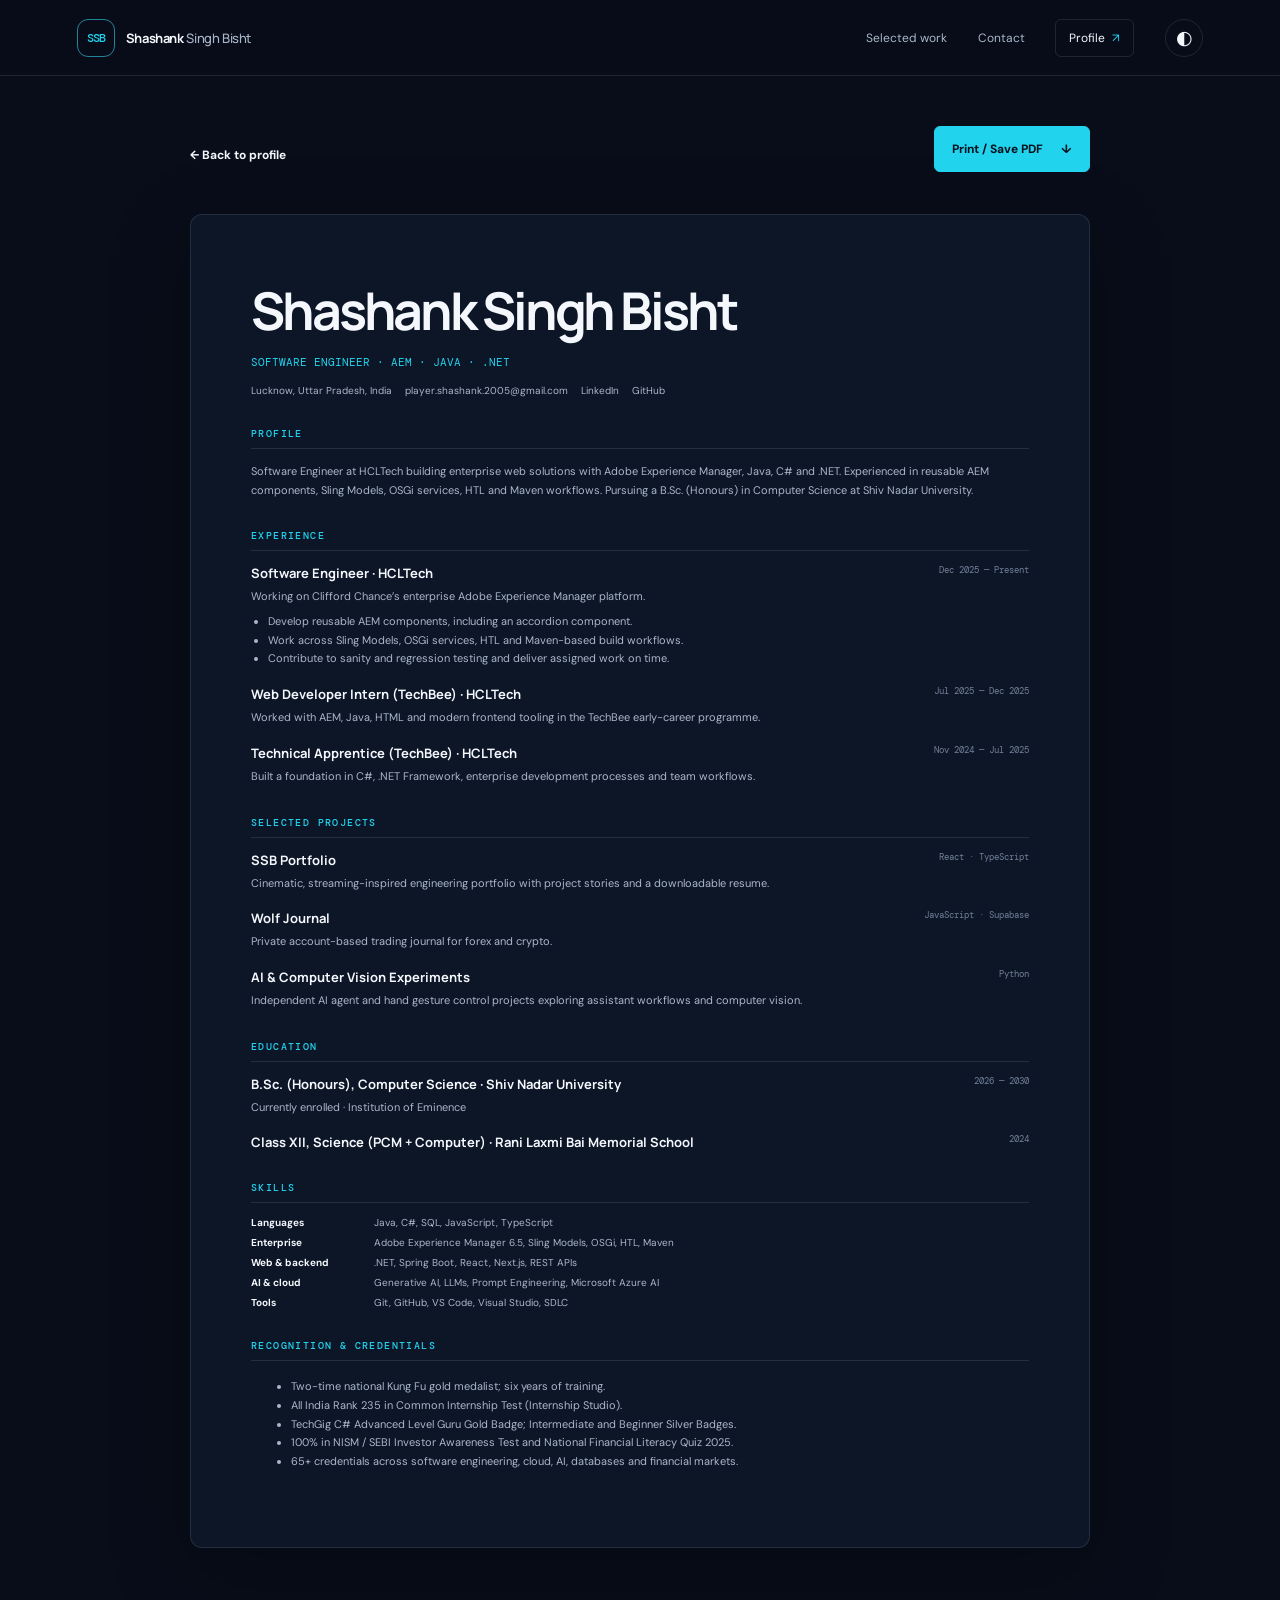
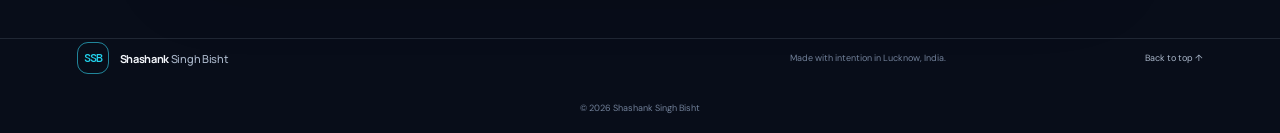
<file: site/resume.html>
<!doctype html>
<html lang="en" data-theme="dark">
  <head>
    <meta charset="utf-8">
    <meta name="viewport" content="width=device-width, initial-scale=1">
    <meta name="theme-color" content="#080d19">
    <meta name="description" content="Resume of Shashank Singh Bisht, Software Engineer at HCLTech.">
    <title>Resume | Shashank Singh Bisht</title>
    <link rel="icon" href="favicon.svg" type="image/svg+xml">
    <link rel="stylesheet" href="assets/css/site.css">
    <script src="assets/js/site.js" defer></script>
  </head>
  <body class="resume-page">
    <a class="skip-link" href="#resume">Skip to resume</a>
    <div class="reading-progress" aria-hidden="true"><span id="reading-progress"></span></div>
    <header class="site-header">
      <a class="brand" href="./" aria-label="Back to Shashank's profile">
        <span class="brand__mark">SSB</span><span class="brand__name">Shashank <span>Singh Bisht</span></span>
      </a>
      <button class="menu-toggle" id="menu-toggle" type="button" aria-expanded="false" aria-controls="site-nav" aria-label="Open navigation">
        <span></span><span></span>
      </button>
      <nav class="site-nav" id="site-nav" aria-label="Resume navigation">
        <a href="./#work">Selected work</a>
        <a href="./#contact">Contact</a>
        <a class="nav-resume" href="./">Profile <span aria-hidden="true">↗</span></a>
        <button class="theme-toggle" id="theme-toggle" type="button" aria-label="Switch to light theme" aria-pressed="false"><span aria-hidden="true">◐</span></button>
      </nav>
    </header>
    <main id="resume" class="resume-wrap">
      <div class="resume-actions">
        <a class="text-link" href="./">← Back to profile</a>
        <button class="button button--primary" type="button" onclick="window.print()">Print / Save PDF <span aria-hidden="true">↓</span></button>
      </div>
      <article class="resume-sheet">
        <header>
          <h1>Shashank Singh Bisht</h1>
          <p class="resume-sheet__role">SOFTWARE ENGINEER · AEM · JAVA · .NET</p>
          <div class="resume-sheet__links">
            <span>Lucknow, Uttar Pradesh, India</span>
            <a href="mailto:player.shashank.2005@gmail.com">player.shashank.2005@gmail.com</a>
            <a href="https://www.linkedin.com/in/shashank-singh-bisht/">LinkedIn</a>
            <a href="https://github.com/ShashankCodeX">GitHub</a>
          </div>
        </header>
        <section class="resume-sheet__section">
          <h2>Profile</h2>
          <p>Software Engineer at HCLTech building enterprise web solutions with Adobe Experience Manager, Java, C# and .NET. Experienced in reusable AEM components, Sling Models, OSGi services, HTL and Maven workflows. Pursuing a B.Sc. (Honours) in Computer Science at Shiv Nadar University.</p>
        </section>
        <section class="resume-sheet__section">
          <h2>Experience</h2>
          <div class="resume-entry">
            <h3>Software Engineer · HCLTech <span>Dec 2025 — Present</span></h3>
            <p>Working on Clifford Chance’s enterprise Adobe Experience Manager platform.</p>
            <ul><li>Develop reusable AEM components, including an accordion component.</li><li>Work across Sling Models, OSGi services, HTL and Maven-based build workflows.</li><li>Contribute to sanity and regression testing and deliver assigned work on time.</li></ul>
          </div>
          <div class="resume-entry">
            <h3>Web Developer Intern (TechBee) · HCLTech <span>Jul 2025 — Dec 2025</span></h3>
            <p>Worked with AEM, Java, HTML and modern frontend tooling in the TechBee early-career programme.</p>
          </div>
          <div class="resume-entry">
            <h3>Technical Apprentice (TechBee) · HCLTech <span>Nov 2024 — Jul 2025</span></h3>
            <p>Built a foundation in C#, .NET Framework, enterprise development processes and team workflows.</p>
          </div>
        </section>
        <section class="resume-sheet__section">
          <h2>Selected Projects</h2>
          <div class="resume-entry"><h3>SSB Portfolio <span>React · TypeScript</span></h3><p>Cinematic, streaming-inspired engineering portfolio with project stories and a downloadable resume.</p></div>
          <div class="resume-entry"><h3>Wolf Journal <span>JavaScript · Supabase</span></h3><p>Private account-based trading journal for forex and crypto.</p></div>
          <div class="resume-entry"><h3>AI &amp; Computer Vision Experiments <span>Python</span></h3><p>Independent AI agent and hand gesture control projects exploring assistant workflows and computer vision.</p></div>
        </section>
        <section class="resume-sheet__section">
          <h2>Education</h2>
          <div class="resume-entry"><h3>B.Sc. (Honours), Computer Science · Shiv Nadar University <span>2026 — 2030</span></h3><p>Currently enrolled · Institution of Eminence</p></div>
          <div class="resume-entry"><h3>Class XII, Science (PCM + Computer) · Rani Laxmi Bai Memorial School <span>2024</span></h3></div>
        </section>
        <section class="resume-sheet__section">
          <h2>Skills</h2>
          <div class="resume-skills">
            <strong>Languages</strong><span>Java, C#, SQL, JavaScript, TypeScript</span>
            <strong>Enterprise</strong><span>Adobe Experience Manager 6.5, Sling Models, OSGi, HTL, Maven</span>
            <strong>Web &amp; backend</strong><span>.NET, Spring Boot, React, Next.js, REST APIs</span>
            <strong>AI &amp; cloud</strong><span>Generative AI, LLMs, Prompt Engineering, Microsoft Azure AI</span>
            <strong>Tools</strong><span>Git, GitHub, VS Code, Visual Studio, SDLC</span>
          </div>
        </section>
        <section class="resume-sheet__section">
          <h2>Recognition &amp; credentials</h2>
          <ul><li>Two-time national Kung Fu gold medalist; six years of training.</li><li>All India Rank 235 in Common Internship Test (Internship Studio).</li><li>TechGig C# Advanced Level Guru Gold Badge; Intermediate and Beginner Silver Badges.</li><li>100% in NISM / SEBI Investor Awareness Test and National Financial Literacy Quiz 2025.</li><li>65+ credentials across software engineering, cloud, AI, databases and financial markets.</li></ul>
        </section>
      </article>
    </main>
    <footer class="site-footer page-gutter">
      <a class="brand brand--footer" href="./"><span class="brand__mark">SSB</span><span class="brand__name">Shashank <span>Singh Bisht</span></span></a>
      <p>Made with intention in Lucknow, India.</p><a href="#resume" class="back-to-top">Back to top ↑</a>
      <small>© <span id="current-year">2026</span> Shashank Singh Bisht</small>
    </footer>
  </body>
</html>
</file>
<file: site/assets/css/site.css>
@import url("https://fonts.googleapis.com/css2?family=DM+Mono:wght@400;500&family=DM+Sans:wght@400;500;600;700&family=Manrope:wght@400;500;600;700;800&display=swap");

:root {
  color-scheme: dark;
  --bg: #080d19;
  --bg-soft: #0c1424;
  --bg-raised: #101a2c;
  --panel: #0d1627;
  --text: #f4f7fc;
  --text-soft: #aab7ca;
  --muted: #718099;
  --line: rgba(148, 163, 184, 0.17);
  --cyan: #22d3ee;
  --violet: #a78bfa;
  --green: #34d399;
  --amber: #fbbf24;
  --rose: #fb7185;
  --shadow: 0 24px 80px rgba(0, 0, 0, 0.25);
  --page-width: 1160px;
  --page-gutter: clamp(22px, 6vw, 92px);
  font-family: "DM Sans", sans-serif;
  background: var(--bg);
  color: var(--text);
  scroll-behavior: smooth;
  scroll-padding-top: 92px;
}

:root[data-theme="light"] {
  color-scheme: light;
  --bg: #f7f9fc;
  --bg-soft: #eef2f7;
  --bg-raised: #e6edf5;
  --panel: #fff;
  --text: #101729;
  --text-soft: #45536a;
  --muted: #69778c;
  --line: rgba(51, 65, 85, 0.17);
  --cyan: #078ba5;
  --violet: #7046c5;
  --green: #07865e;
  --amber: #ae6900;
  --rose: #be4059;
  --shadow: 0 24px 80px rgba(42, 54, 77, 0.12);
}

* { box-sizing: border-box; }
body { margin: 0; min-width: 0; background: var(--bg); color: var(--text); }
img { max-width: 100%; display: block; }
a { color: inherit; text-decoration: none; }
button { font: inherit; }
::selection { background: var(--cyan); color: #07111d; }

.page-gutter { padding-inline: max(var(--page-gutter), calc((100vw - var(--page-width)) / 2)); }
.skip-link { position: fixed; z-index: 100; top: 12px; left: 12px; padding: 12px 16px; transform: translateY(-160%); background: var(--cyan); color: #07111d; border-radius: 6px; }
.skip-link:focus { transform: translateY(0); }
.reading-progress { position: fixed; z-index: 60; inset: 0 0 auto; height: 2px; pointer-events: none; }
.reading-progress span { display: block; height: 100%; width: 0; background: linear-gradient(90deg, var(--cyan), var(--violet)); }

.site-header { position: sticky; z-index: 50; top: 0; display: flex; min-height: 76px; align-items: center; justify-content: space-between; padding-inline: var(--page-gutter); border-bottom: 1px solid var(--line); background: color-mix(in srgb, var(--bg) 88%, transparent); backdrop-filter: blur(18px); }
.brand { display: inline-flex; align-items: center; gap: 11px; }
.brand__mark { display: grid; width: 38px; height: 38px; place-items: center; border: 1px solid color-mix(in srgb, var(--cyan) 55%, var(--line)); border-radius: 11px; color: var(--cyan); font: 500 12px "DM Mono", monospace; letter-spacing: -.07em; }
.brand__name { font: 700 13px "Manrope", sans-serif; letter-spacing: -.03em; }
.brand__name span { color: var(--text-soft); font-weight: 500; }
.site-nav { display: flex; align-items: center; gap: clamp(14px, 2.4vw, 32px); color: var(--text-soft); font-size: 12px; }
.site-nav > a:not(.nav-resume) { transition: color .2s ease; }
.site-nav > a:hover { color: var(--text); }
.nav-resume { padding: 10px 13px; border: 1px solid var(--line); border-radius: 6px; color: var(--text); }
.nav-resume span { color: var(--cyan); margin-left: 4px; }
.theme-toggle, .menu-toggle { display: grid; width: 38px; height: 38px; place-items: center; border: 1px solid var(--line); border-radius: 50%; background: transparent; color: var(--text); cursor: pointer; }
.theme-toggle { font-size: 19px; }
.theme-toggle:hover { border-color: var(--cyan); color: var(--cyan); }
.menu-toggle { display: none; }
.menu-toggle span { width: 15px; height: 1px; background: currentColor; }

.hero { position: relative; display: grid; min-height: min(770px, calc(100svh - 76px)); grid-template-columns: 1.05fr .95fr; align-items: center; gap: 40px; padding-top: 48px; padding-bottom: 96px; overflow: hidden; }
.hero::before { position: absolute; z-index: -1; top: 6%; right: -15%; width: min(780px, 70vw); aspect-ratio: 1; border-radius: 50%; background: radial-gradient(circle, rgba(34, 211, 238, .12), rgba(124, 58, 237, .06) 38%, transparent 68%); content: ""; }
.hero__copy { position: relative; z-index: 1; max-width: 660px; }
.eyebrow, .section-kicker, .work-overline, .subsection-label { margin: 0; color: var(--cyan); font: 500 10px "DM Mono", monospace; letter-spacing: .17em; text-transform: uppercase; }
.status-dot { display: inline-block; width: 7px; height: 7px; margin-right: 8px; border-radius: 50%; background: var(--green); box-shadow: 0 0 12px color-mix(in srgb, var(--green) 75%, transparent); }
.eyebrow__divider { padding-inline: 7px; color: var(--muted); }
.hero h1 { margin: 28px 0 20px; font: 600 clamp(58px, 8.6vw, 112px)/.94 "Manrope", sans-serif; letter-spacing: -.085em; }
.hero h1 em, .section-heading h2 em, .featured-work h3 em, .contact-section h2 em { color: var(--cyan); font-style: normal; }
.hero__lede { max-width: 515px; margin: 0; color: var(--text-soft); font-size: clamp(15px, 1.4vw, 18px); line-height: 1.75; }
.hero__lede strong { color: var(--text); font-weight: 600; }
.hero__actions { display: flex; flex-wrap: wrap; gap: 12px; margin-top: 32px; }
.button { display: inline-flex; min-height: 46px; align-items: center; justify-content: center; gap: 18px; padding: 0 17px; border: 1px solid var(--line); border-radius: 6px; font-size: 12px; font-weight: 700; transition: transform .2s ease, border-color .2s ease, background .2s ease; }
.button:hover { transform: translateY(-2px); }
.button--primary { border-color: var(--cyan); background: var(--cyan); color: #07111d; }
.button--primary:hover { border-color: color-mix(in srgb, var(--cyan) 82%, white); background: color-mix(in srgb, var(--cyan) 82%, white); }
.button--quiet { color: var(--text); }
.button--quiet:hover { border-color: var(--violet); }
.hero__socials { display: flex; gap: 24px; margin-top: 32px; color: var(--muted); font: 10px "DM Mono", monospace; }
.hero__socials a:hover, .text-link:hover { color: var(--cyan); }
.hero__socials span { color: var(--cyan); }
.hero__visual { position: relative; display: grid; min-height: 480px; place-items: center; }
.hero__halo { position: absolute; width: min(450px, 42vw); aspect-ratio: 1; border: 1px solid color-mix(in srgb, var(--violet) 32%, transparent); border-radius: 50%; transform: rotate(-22deg) scaleY(.68); }
.hero__halo::before, .hero__halo::after { position: absolute; inset: 10%; border: 1px dashed color-mix(in srgb, var(--cyan) 20%, transparent); border-radius: inherit; content: ""; }
.hero__halo::after { inset: -8%; transform: rotate(42deg); }
.portrait-card { position: relative; width: min(330px, 70%); padding: 12px; border: 1px solid var(--line); border-radius: 18px; background: color-mix(in srgb, var(--bg-soft) 84%, transparent); box-shadow: var(--shadow); transform: rotate(2deg); }
.portrait-card__top, .portrait-card__bottom { display: flex; align-items: center; justify-content: space-between; padding: 6px 7px 11px; color: var(--muted); font: 9px "DM Mono", monospace; letter-spacing: .08em; }
.portrait-card img { width: 100%; aspect-ratio: 1 / 1.08; object-fit: cover; border-radius: 10px; background: #c2b8a8; }
.portrait-card__bottom { justify-content: flex-start; gap: 13px; padding: 13px 7px 5px; color: var(--text-soft); font: 10px/1.6 "DM Sans", sans-serif; letter-spacing: 0; }
.portrait-card__bottom b { color: var(--text); font-weight: 700; }
.portrait-card__initials { display: grid; width: 36px; height: 36px; place-items: center; border: 1px solid var(--line); border-radius: 50%; color: var(--cyan); font: 10px "DM Mono", monospace; }
.floating-note { position: absolute; display: flex; min-width: 170px; align-items: center; gap: 10px; padding: 12px 14px; border: 1px solid var(--line); border-radius: 9px; background: color-mix(in srgb, var(--bg-soft) 91%, transparent); box-shadow: var(--shadow); }
.floating-note--one { top: 17%; left: -2%; }
.floating-note--two { right: -5%; bottom: 18%; }
.floating-note b, .floating-note small { display: block; }
.floating-note b { font-size: 10px; }
.floating-note small { margin-top: 3px; color: var(--muted); font-size: 9px; }
.note-icon, .note-number { color: var(--amber); font: 600 21px "DM Mono", monospace; }
.note-number { color: var(--violet); }
.hero__index { position: absolute; right: 0; bottom: 15px; color: var(--muted); font: 9px "DM Mono", monospace; letter-spacing: .11em; }
.hero__scroll { position: absolute; bottom: 25px; left: var(--page-gutter); display: flex; align-items: center; gap: 12px; color: var(--muted); font: 9px "DM Mono", monospace; letter-spacing: .1em; text-transform: uppercase; }
.hero__scroll-line { width: 52px; height: 1px; background: linear-gradient(90deg, var(--cyan), transparent); }

.signal-strip { overflow: hidden; border-block: 1px solid var(--line); background: var(--bg-soft); }
.signal-strip__track { display: flex; width: max-content; align-items: center; gap: 27px; padding: 16px 0; color: var(--text-soft); font: 10px "DM Mono", monospace; letter-spacing: .12em; animation: signal-scroll 34s linear infinite; }
.signal-strip__track i { color: var(--cyan); font-style: normal; }
@keyframes signal-scroll { to { transform: translateX(-50%); } }

.section { padding-block: clamp(78px, 10vw, 136px); }
.section--tinted { background: var(--bg-soft); }
.section-heading { position: relative; margin-bottom: 48px; }
.section-kicker { margin-bottom: 17px; }
.section-kicker span { color: var(--violet); }
.section-heading h2, .contact-section h2 { margin: 0; font: 600 clamp(38px, 5.7vw, 70px)/1.04 "Manrope", sans-serif; letter-spacing: -.07em; }
.section-intro { max-width: 520px; margin: 18px 0 0; color: var(--text-soft); font-size: 14px; line-height: 1.7; }
.about-grid { display: grid; grid-template-columns: 1fr .9fr; gap: clamp(40px, 9vw, 125px); align-items: start; }
.about-copy { max-width: 550px; }
.about-copy p { color: var(--text-soft); font-size: 14px; line-height: 1.85; }
.about-copy .lede { margin-top: 0; color: var(--text); font: 500 23px/1.45 "Manrope", sans-serif; letter-spacing: -.035em; }
.text-link { display: inline-flex; gap: 12px; margin-top: 12px; color: var(--text); font-size: 12px; font-weight: 700; transition: color .2s ease; }
.text-link span { color: var(--cyan); }
.about-facts { display: grid; grid-template-columns: 1fr 1fr; gap: 1px; overflow: hidden; border: 1px solid var(--line); border-radius: 11px; background: var(--line); }
.fact-card { display: flex; min-height: 132px; flex-direction: column; justify-content: center; gap: 7px; padding: 18px; background: var(--panel); }
.fact-card__label { color: var(--muted); font: 9px "DM Mono", monospace; letter-spacing: .12em; text-transform: uppercase; }
.fact-card strong { font: 700 14px "Manrope", sans-serif; }
.fact-card > span:last-child { color: var(--text-soft); font-size: 10px; line-height: 1.4; }
.metric-row { display: grid; grid-template-columns: repeat(4, 1fr); gap: 16px; margin-top: 58px; padding-top: 24px; border-top: 1px solid var(--line); }
.metric-row div { display: flex; flex-direction: column; gap: 6px; }
.metric-row strong { color: var(--cyan); font: 600 clamp(28px, 3.5vw, 43px) "Manrope", sans-serif; letter-spacing: -.06em; }
.metric-row span { color: var(--muted); font: 10px "DM Mono", monospace; }

.featured-work { position: relative; display: grid; grid-template-columns: .55fr 2fr .45fr; gap: 25px; align-items: center; min-height: 330px; margin-bottom: 18px; padding: clamp(25px, 5vw, 54px); overflow: hidden; border: 1px solid color-mix(in srgb, var(--cyan) 24%, var(--line)); border-radius: 13px; background: radial-gradient(ellipse at 90% 50%, color-mix(in srgb, var(--cyan) 10%, var(--panel)), var(--panel) 48%); }
.featured-work::after { position: absolute; right: 15%; bottom: -55%; width: 390px; aspect-ratio: 1; border: 1px solid color-mix(in srgb, var(--cyan) 12%, transparent); border-radius: 50%; box-shadow: 0 0 0 35px color-mix(in srgb, var(--cyan) 3%, transparent), 0 0 0 70px color-mix(in srgb, var(--cyan) 2%, transparent); content: ""; }
.featured-work__number { align-self: start; color: var(--cyan); font: 12px "DM Mono", monospace; }
.featured-work__number span { display: block; margin-top: 8px; color: var(--muted); font-size: 8px; letter-spacing: .12em; }
.work-overline { color: var(--muted); font-size: 9px; }
.featured-work h3 { margin: 16px 0; font: 600 clamp(32px, 4vw, 50px)/1.05 "Manrope", sans-serif; letter-spacing: -.06em; }
.featured-work__content > p:not(.work-overline) { max-width: 620px; color: var(--text-soft); font-size: 13px; line-height: 1.75; }
.featured-work__stamp { position: relative; z-index: 1; justify-self: end; padding: 15px 16px; border: 1px solid var(--line); border-radius: 50%; color: var(--green); font: 9px/1.6 "DM Mono", monospace; text-align: center; transform: rotate(11deg); }
.tag-list { display: flex; flex-wrap: wrap; gap: 7px; margin-top: 18px; }
.tag-list span { display: inline-flex; min-height: 24px; align-items: center; padding: 0 9px; border: 1px solid var(--line); border-radius: 4px; color: var(--text-soft); font: 9px "DM Mono", monospace; }
.project-grid { display: grid; grid-template-columns: repeat(3, 1fr); gap: 14px; }
.project-card { position: relative; display: flex; min-height: 290px; flex-direction: column; padding: 22px; overflow: hidden; border: 1px solid var(--line); border-radius: 10px; background: var(--panel); transition: transform .25s ease, border-color .25s ease; }
.project-card:hover { transform: translateY(-4px); border-color: color-mix(in srgb, var(--card-accent) 48%, var(--line)); }
.project-card::before { position: absolute; top: 0; left: 22px; width: 46px; height: 2px; background: var(--card-accent); content: ""; }
.project-card--cyan { --card-accent: var(--cyan); }
.project-card--violet { --card-accent: var(--violet); }
.project-card--green { --card-accent: var(--green); }
.project-card--amber { --card-accent: var(--amber); }
.project-card--rose { --card-accent: var(--rose); }
.project-card--blue { --card-accent: #60a5fa; }
.project-card__top { display: flex; align-items: center; justify-content: space-between; color: var(--muted); font: 9px "DM Mono", monospace; letter-spacing: .1em; }
.project-glyph { color: var(--card-accent); font-size: 24px; }
.project-card h3 { margin: 27px 0 9px; font: 700 20px "Manrope", sans-serif; letter-spacing: -.04em; }
.project-card p { margin: 0; color: var(--text-soft); font-size: 12px; line-height: 1.65; }
.project-card .tag-list { margin-top: auto; padding-top: 20px; }
.project-card .tag-list span { color: var(--muted); }
.project-card > a { display: flex; justify-content: space-between; margin-top: 17px; padding-top: 13px; border-top: 1px solid var(--line); color: var(--text); font-size: 10px; font-weight: 700; }
.project-card > a span { color: var(--card-accent); }
.section-footnote { margin: 25px 0 0; color: var(--muted); font-size: 11px; text-align: center; }
.section-footnote a { color: var(--cyan); }

.toolkit-grid { display: grid; grid-template-columns: repeat(3, 1fr); gap: 12px; }
.toolkit-card { min-height: 190px; padding: 22px; border: 1px solid var(--line); border-radius: 9px; background: var(--panel); }
.toolkit-card--primary { background: linear-gradient(145deg, color-mix(in srgb, var(--cyan) 11%, var(--panel)), var(--panel) 70%); }
.toolkit-card--accent { background: linear-gradient(145deg, color-mix(in srgb, var(--violet) 11%, var(--panel)), var(--panel) 70%); }
.toolkit-card__number { color: var(--cyan); font: 10px "DM Mono", monospace; }
.toolkit-card h3 { margin: 17px 0 6px; font: 700 15px "Manrope", sans-serif; }
.toolkit-card p { margin: 0; color: var(--muted); font-size: 11px; }
.toolkit-card .tag-list { margin-top: 16px; }
.toolkit-card .tag-list span { color: var(--text-soft); font-size: 8px; }

.recognition-section { background: linear-gradient(180deg, var(--bg), color-mix(in srgb, var(--amber) 4%, var(--bg))); }
.recognition-grid { display: grid; grid-template-columns: repeat(5, 1fr); gap: 12px; }
.recognition-card { position: relative; min-height: 250px; padding: 19px; overflow: hidden; border: 1px solid var(--line); border-radius: 10px; background: var(--panel); }
.recognition-card::after { position: absolute; right: -32px; bottom: -52px; width: 110px; height: 110px; border: 1px solid color-mix(in srgb, var(--award-accent) 28%, transparent); border-radius: 50%; box-shadow: 0 0 0 18px color-mix(in srgb, var(--award-accent) 5%, transparent); content: ""; }
.recognition-card--gold { --award-accent: var(--amber); }
.recognition-card--violet { --award-accent: var(--violet); }
.recognition-card--cyan { --award-accent: var(--cyan); }
.recognition-card--green { --award-accent: var(--green); }
.recognition-card--amber { --award-accent: #fb923c; }
.recognition-card__index { color: var(--muted); font: 9px "DM Mono", monospace; }
.recognition-card__symbol { display: block; margin-top: 21px; color: var(--award-accent); font: 600 26px "DM Mono", monospace; }
.recognition-card__type { margin: 17px 0 6px; color: var(--muted); font: 8px "DM Mono", monospace; letter-spacing: .1em; }
.recognition-card h3 { margin: 0 0 9px; font: 700 15px/1.3 "Manrope", sans-serif; }
.recognition-card > p:last-child { position: relative; z-index: 1; margin: 0; color: var(--text-soft); font-size: 10px; line-height: 1.6; }

.journey-grid { display: grid; grid-template-columns: 1.4fr .8fr; gap: clamp(40px, 8vw, 105px); }
.subsection-label { margin-bottom: 23px; }
.timeline-item { display: grid; grid-template-columns: 135px 1fr; gap: 18px; padding: 0 0 29px; border-left: 1px solid var(--line); }
.timeline-item__date { padding-left: 17px; color: var(--muted); font: 9px "DM Mono", monospace; letter-spacing: .04em; }
.timeline-item__date::before { display: inline-block; width: 7px; height: 7px; margin: 0 11px 0 -22px; border: 1px solid var(--cyan); border-radius: 50%; background: var(--bg-soft); content: ""; }
.timeline-item h4 { margin: -4px 0 7px; font: 700 14px "Manrope", sans-serif; }
.timeline-item h4 span { color: var(--cyan); }
.timeline-item p { margin: 0; color: var(--text-soft); font-size: 11px; line-height: 1.7; }
.education-card { padding: 22px; border: 1px solid var(--line); border-radius: 10px; background: var(--panel); }
.education-entry { padding: 18px 0; border-bottom: 1px solid var(--line); }
.education-entry__date { color: var(--violet); font: 9px "DM Mono", monospace; }
.education-entry h3 { margin: 11px 0 8px; font: 700 17px/1.25 "Manrope", sans-serif; }
.education-entry p { margin: 0; color: var(--text-soft); font-size: 11px; line-height: 1.6; }
.education-entry__status { display: inline-block; margin-top: 12px; padding: 5px 8px; border: 1px solid color-mix(in srgb, var(--green) 35%, var(--line)); border-radius: 3px; color: var(--green); font: 8px "DM Mono", monospace; }
.education-entry--secondary { border-bottom: 0; padding-bottom: 0; }
.education-entry--secondary h3 { font-size: 14px; }
.certifications { margin-top: 48px; padding-top: 30px; border-top: 1px solid var(--line); }
.certifications__heading { display: flex; align-items: end; justify-content: space-between; gap: 20px; margin-bottom: 18px; }
.certifications__heading .section-kicker { margin-bottom: 8px; }
.certifications__heading h3 { margin: 0; font: 700 clamp(20px, 3vw, 30px) "Manrope", sans-serif; letter-spacing: -.04em; }
.certifications__heading h3 span { color: var(--text-soft); font-weight: 400; }
.certifications__heading .text-link { flex: 0 0 auto; }
.certification-list { display: flex; flex-wrap: wrap; gap: 8px; }
.certification-list span { padding: 10px 12px; border: 1px solid var(--line); border-radius: 5px; color: var(--text-soft); font-size: 10px; }
.certifications__note { margin: 15px 0 0; color: var(--muted); font-size: 10px; }

.activity-section { overflow: hidden; }
.stats-grid { display: grid; grid-template-columns: 1fr 1fr; gap: 15px; }
.stats-grid img { width: 100%; min-height: 160px; border: 1px solid var(--line); border-radius: 9px; background: #0a101f; object-fit: contain; }
.contribution-art { margin-top: 20px; padding: 15px; overflow: hidden; border: 1px solid var(--line); border-radius: 9px; background: var(--bg-soft); }
.contribution-art img { width: 100%; min-height: 80px; object-fit: contain; }

.contact-section { position: relative; display: grid; grid-template-columns: 1.1fr .9fr; gap: 40px; align-items: center; padding-block: clamp(80px, 10vw, 130px); overflow: hidden; background: radial-gradient(ellipse at 5% 100%, rgba(34, 211, 238, .10), transparent 45%), var(--bg-soft); }
.contact-section__content { position: relative; z-index: 1; }
.contact-section h2 { margin-top: 18px; }
.contact-section__content > p:not(.section-kicker) { max-width: 430px; margin: 17px 0 24px; color: var(--text-soft); font-size: 13px; line-height: 1.7; }
.button--large { min-height: 51px; }
.contact-section__ornament { position: absolute; top: 5%; left: 38%; color: color-mix(in srgb, var(--cyan) 5%, transparent); font: 800 clamp(90px, 18vw, 240px)/.8 "Manrope", sans-serif; letter-spacing: -.12em; pointer-events: none; }
.contact-links { position: relative; z-index: 1; border-top: 1px solid var(--line); }
.contact-links a { display: grid; grid-template-columns: 75px 1fr 20px; gap: 10px; align-items: center; padding: 17px 0; border-bottom: 1px solid var(--line); }
.contact-links a > span:first-child { color: var(--muted); font: 9px "DM Mono", monospace; }
.contact-links b { overflow: hidden; font-size: 11px; font-weight: 600; text-overflow: ellipsis; }
.contact-links a > span:last-child { color: var(--cyan); text-align: right; }
.contact-links a:hover b { color: var(--cyan); }
.site-footer { display: grid; grid-template-columns: 1fr 1fr auto; gap: 20px; align-items: center; min-height: 95px; border-top: 1px solid var(--line); }
.brand--footer .brand__mark { width: 32px; height: 32px; }
.brand--footer .brand__name { font-size: 11px; }
.site-footer p, .site-footer small, .back-to-top { margin: 0; color: var(--muted); font-size: 9px; }
.site-footer p { text-align: center; }
.back-to-top { color: var(--text-soft); }
.site-footer small { grid-column: 1 / -1; justify-self: center; padding-bottom: 15px; }

.resume-page { min-height: 100vh; }
.resume-wrap { width: min(900px, calc(100% - 2 * var(--page-gutter))); margin: 0 auto; padding-block: 50px 90px; }
.resume-actions { display: flex; justify-content: space-between; align-items: center; margin-bottom: 42px; }
.resume-sheet { padding: clamp(25px, 6vw, 60px); border: 1px solid var(--line); border-radius: 12px; background: var(--panel); box-shadow: var(--shadow); }
.resume-sheet h1 { margin: 0; font: 700 clamp(32px, 5vw, 52px) "Manrope", sans-serif; letter-spacing: -.06em; }
.resume-sheet__role { margin: 9px 0 15px; color: var(--cyan); font: 11px "DM Mono", monospace; }
.resume-sheet__links { display: flex; flex-wrap: wrap; gap: 13px; color: var(--text-soft); font-size: 10px; }
.resume-sheet__links a:hover { color: var(--cyan); }
.resume-sheet__section { margin-top: 30px; }
.resume-sheet__section h2 { margin: 0 0 13px; padding-bottom: 8px; border-bottom: 1px solid var(--line); color: var(--cyan); font: 500 10px "DM Mono", monospace; letter-spacing: .14em; text-transform: uppercase; }
.resume-sheet__section p, .resume-sheet__section li { color: var(--text-soft); font-size: 11px; line-height: 1.7; }
.resume-entry { margin: 0 0 17px; }
.resume-entry h3 { display: flex; justify-content: space-between; gap: 15px; margin: 0; font: 700 13px "Manrope", sans-serif; }
.resume-entry h3 span { color: var(--muted); font: 9px "DM Mono", monospace; }
.resume-entry p { margin: 5px 0; }
.resume-entry ul { margin: 6px 0; padding-left: 17px; }
.resume-skills { display: grid; grid-template-columns: 110px 1fr; gap: 7px 13px; }
.resume-skills strong { color: var(--text); font-size: 10px; }
.resume-skills span { color: var(--text-soft); font-size: 10px; }

.reveal { opacity: 1; transform: none; }
.js-ready .reveal { opacity: 0; transform: translateY(16px); transition: opacity .65s ease, transform .65s cubic-bezier(.2,.7,.2,1); }
.js-ready .reveal.is-visible { opacity: 1; transform: translateY(0); }
:focus-visible { outline: 2px solid var(--cyan); outline-offset: 4px; }

@media (max-width: 900px) {
  .hero { min-height: 690px; grid-template-columns: 1fr .8fr; gap: 15px; }
  .hero__visual { min-height: 400px; }
  .portrait-card { width: min(290px, 82%); }
  .floating-note--one { left: -5%; }
  .floating-note--two { right: -9%; }
  .recognition-grid { grid-template-columns: repeat(3, 1fr); }
  .recognition-card { min-height: 225px; }
  .recognition-card:last-child { grid-column: 2; }
}
@media (max-width: 700px) {
  :root { --page-gutter: 22px; }
  .site-header { min-height: 66px; }
  .brand__name { font-size: 11px; }
  .menu-toggle { display: flex; flex-direction: column; justify-content: center; gap: 5px; }
  .menu-toggle[aria-expanded="true"] span:first-child { transform: translateY(3px) rotate(45deg); }
  .menu-toggle[aria-expanded="true"] span:last-child { transform: translateY(-3px) rotate(-45deg); }
  .menu-toggle span { transition: transform .2s ease; }
  .site-nav { position: absolute; top: calc(100% + 1px); right: 0; left: 0; display: none; align-items: stretch; gap: 0; padding: 10px var(--page-gutter) 20px; border-bottom: 1px solid var(--line); background: var(--bg); }
  .site-nav.is-open { display: flex; flex-direction: column; }
  .site-nav > a { padding: 13px 0; border-bottom: 1px solid var(--line); }
  .site-nav .nav-resume { margin-top: 12px; padding-inline: 12px; }
  .theme-toggle { position: absolute; right: var(--page-gutter); bottom: 21px; }
  .hero { min-height: auto; grid-template-columns: 1fr; gap: 7px; padding-top: 72px; padding-bottom: 92px; }
  .hero h1 { font-size: clamp(44px, 12vw, 76px); }
  .hero__visual { min-height: 435px; margin-top: 10px; }
  .hero__halo { width: min(380px, 82vw); }
  .portrait-card { width: min(300px, 68%); }
  .floating-note--one { top: 12%; left: 4%; }
  .floating-note--two { right: 1%; bottom: 10%; }
  .hero__scroll { bottom: 27px; }
  .about-grid, .journey-grid, .contact-section { grid-template-columns: 1fr; }
  .about-grid { gap: 30px; }
  .about-facts { order: -1; }
  .metric-row { grid-template-columns: repeat(2, 1fr); row-gap: 24px; }
  .featured-work { grid-template-columns: 1fr; gap: 15px; }
  .featured-work__stamp { position: absolute; top: 20px; right: 20px; }
  .project-grid { grid-template-columns: repeat(2, 1fr); }
  .toolkit-grid { grid-template-columns: repeat(2, 1fr); }
  .recognition-grid { grid-template-columns: repeat(2, 1fr); }
  .recognition-card:last-child { grid-column: auto; }
  .timeline-item { grid-template-columns: 1fr; gap: 10px; }
  .timeline-item__date { padding-left: 18px; }
  .certifications__heading { align-items: start; flex-direction: column; }
  .stats-grid { grid-template-columns: 1fr; }
  .contact-section { gap: 45px; }
  .contact-section__ornament { top: 10%; left: 25%; }
  .site-footer { grid-template-columns: 1fr auto; padding-block: 20px 0; }
  .site-footer p { grid-column: 1 / -1; grid-row: 2; text-align: left; }
  .site-footer small { padding: 8px 0 15px; }
}
@media (max-width: 460px) {
  .hero__visual { min-height: 380px; }
  .portrait-card { width: 72%; }
  .floating-note { min-width: 145px; padding: 10px; }
  .floating-note--one { left: 0; }
  .floating-note--two { right: -2%; }
  .project-grid, .toolkit-grid { grid-template-columns: 1fr; }
  .project-card { min-height: 255px; }
  .recognition-grid { grid-template-columns: 1fr; }
  .recognition-card { min-height: 205px; }
  .about-facts { grid-template-columns: 1fr; }
  .fact-card { min-height: 105px; }
  .contact-links a { grid-template-columns: 61px 1fr 16px; }
  .contact-links b { font-size: 10px; }
  .resume-entry h3 { flex-direction: column; gap: 4px; }
  .resume-skills { grid-template-columns: 1fr; gap: 3px; }
  .resume-skills span { margin-bottom: 9px; }
}
@media (prefers-reduced-motion: reduce) {
  *, *::before, *::after { scroll-behavior: auto !important; animation-duration: .01ms !important; animation-iteration-count: 1 !important; transition-duration: .01ms !important; }
  .js-ready .reveal { opacity: 1; transform: none; }
}
@media print {
  :root { color-scheme: light; --bg: #fff; --bg-soft: #fff; --panel: #fff; --text: #111; --text-soft: #333; --muted: #555; --line: #ddd; }
  .site-header, .reading-progress, .resume-actions, .site-footer { display: none !important; }
  .resume-wrap { width: 100%; padding: 0; }
  .resume-sheet { padding: 0; border: 0; box-shadow: none; }
  .resume-sheet__section { break-inside: avoid; }
  body { background: #fff; }
}
</file>
